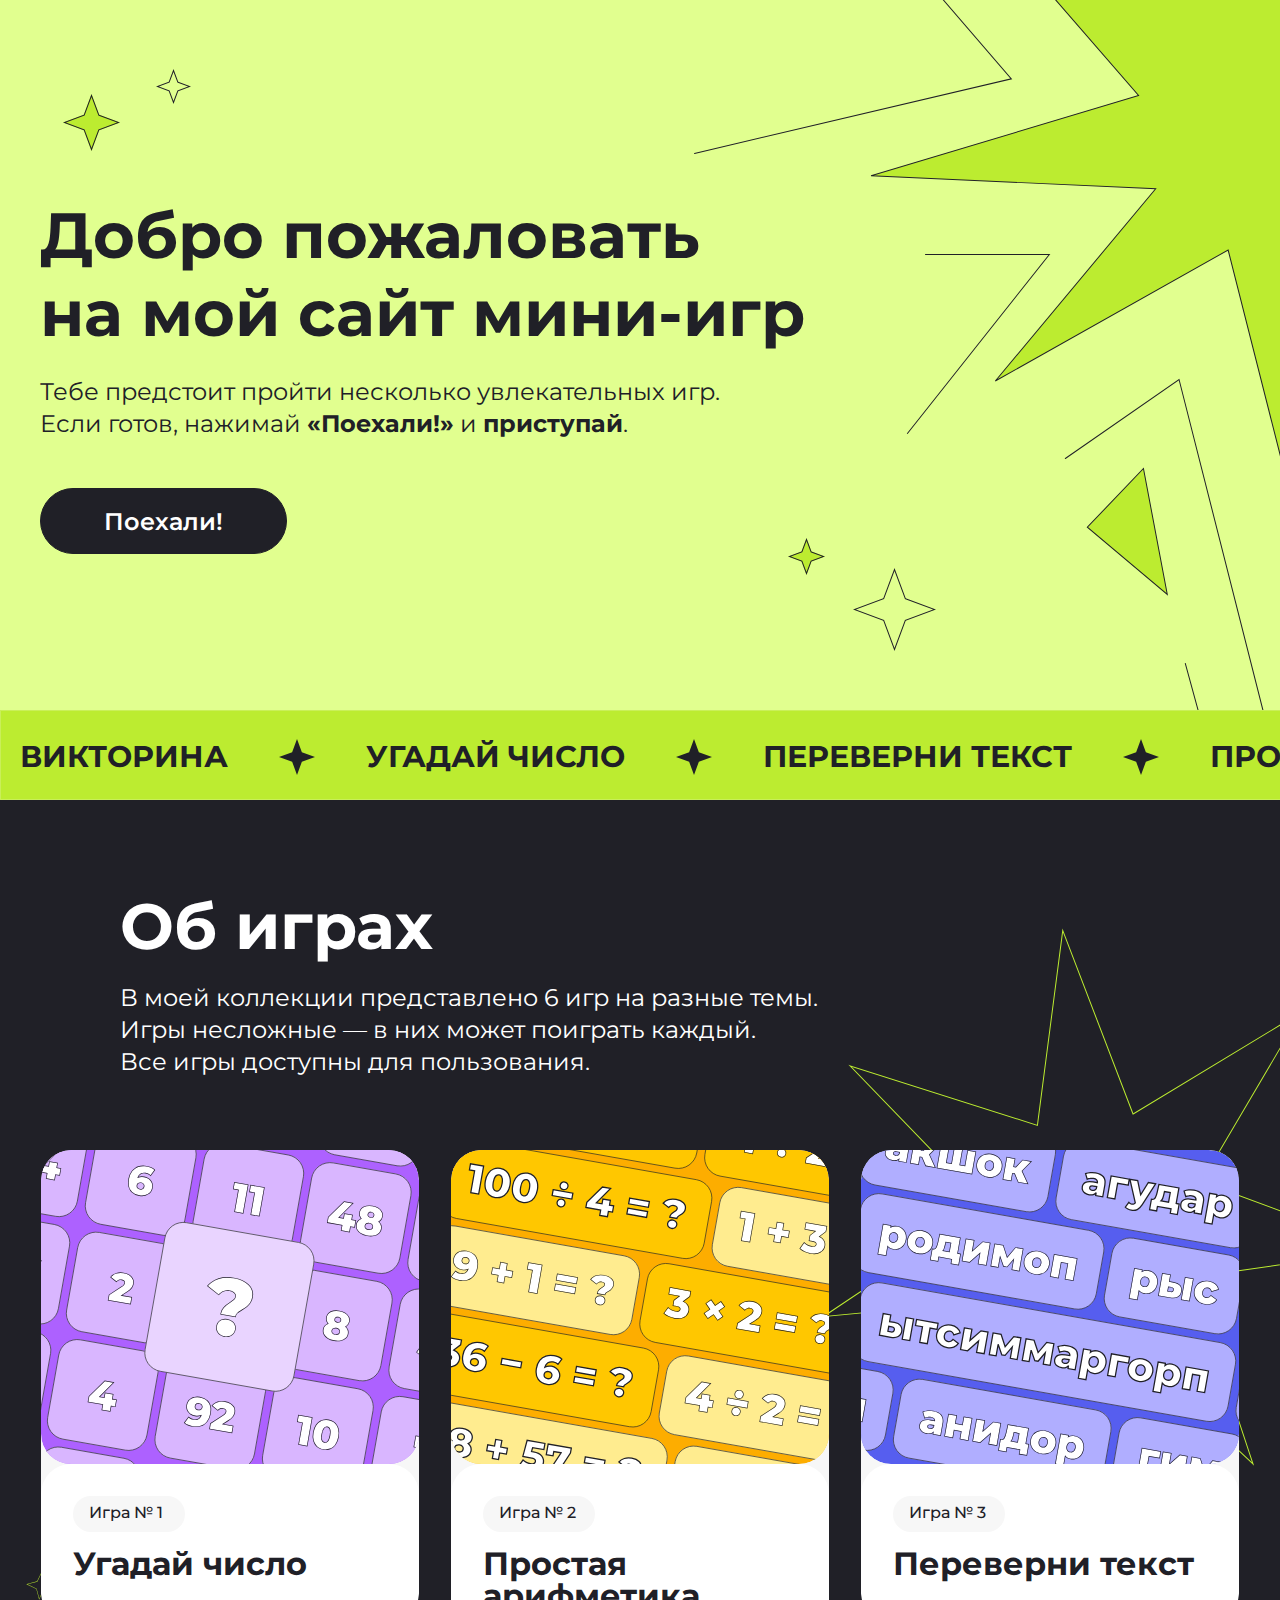
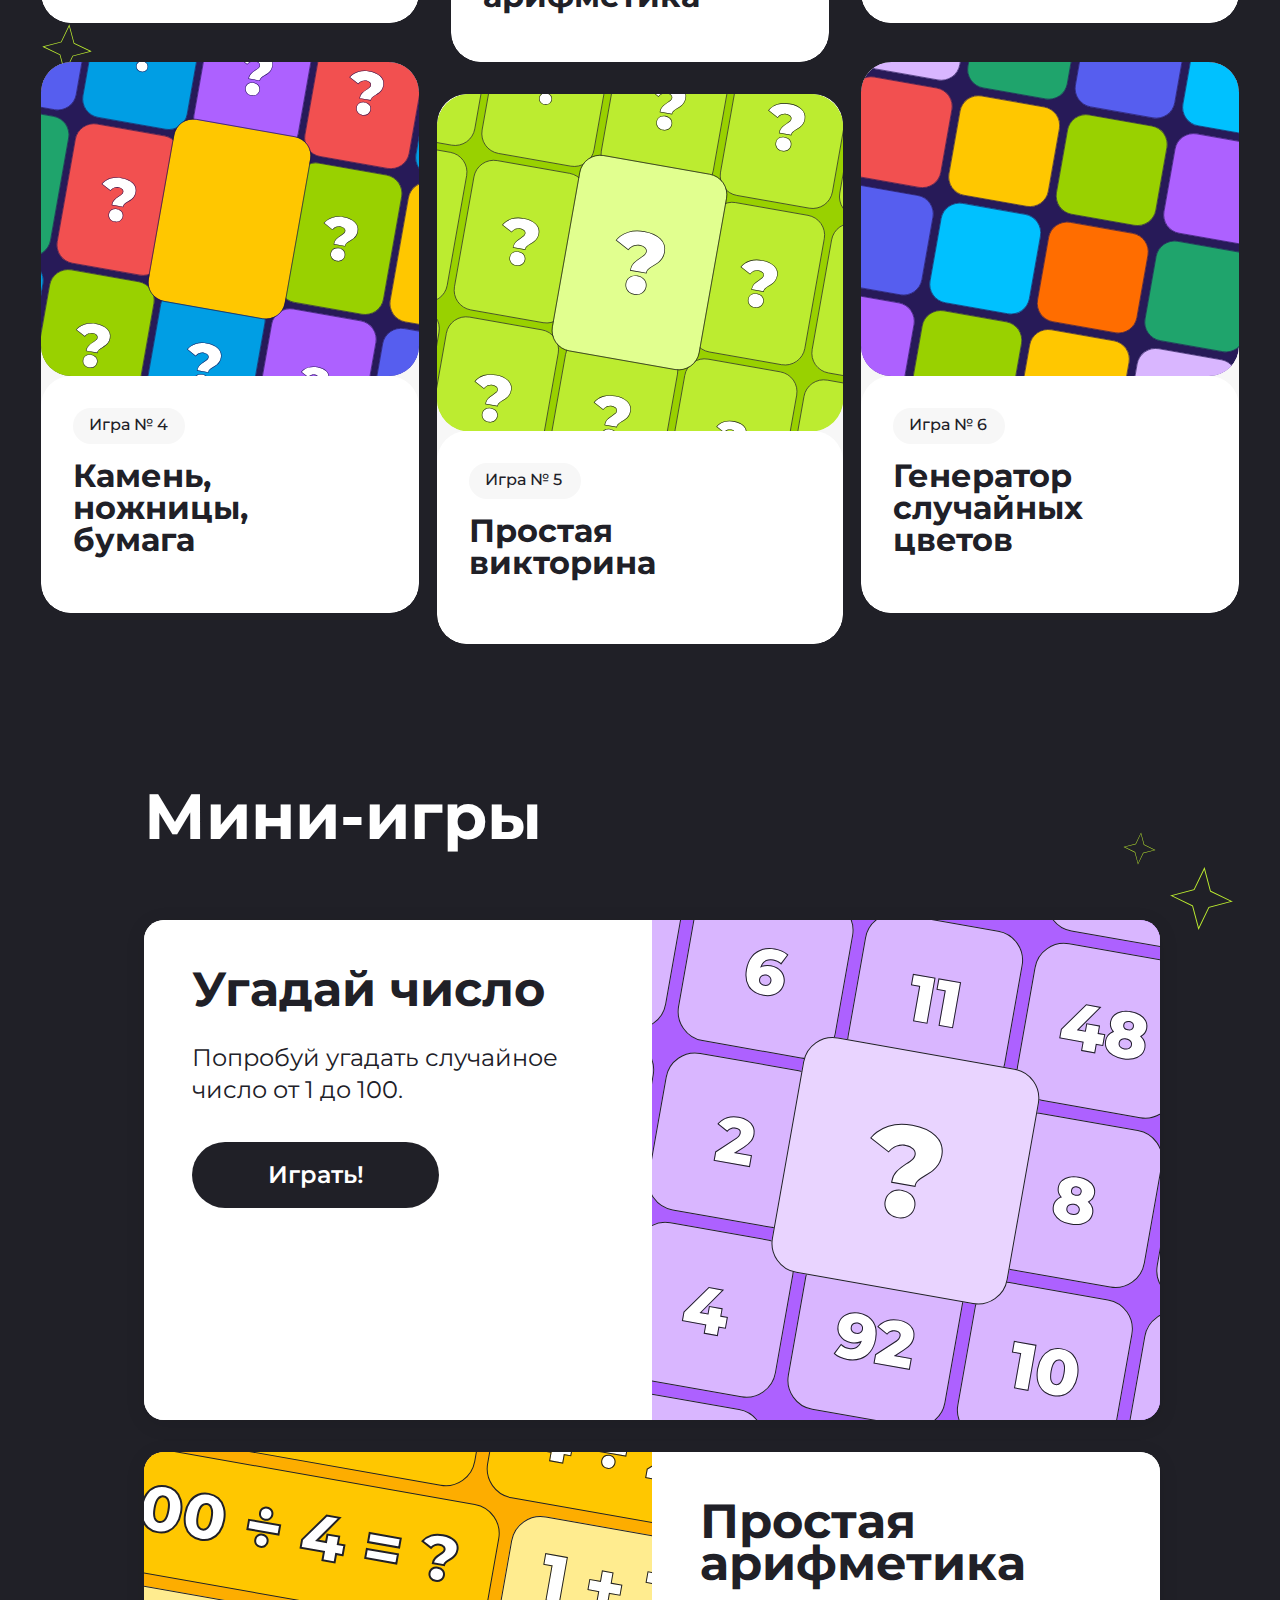
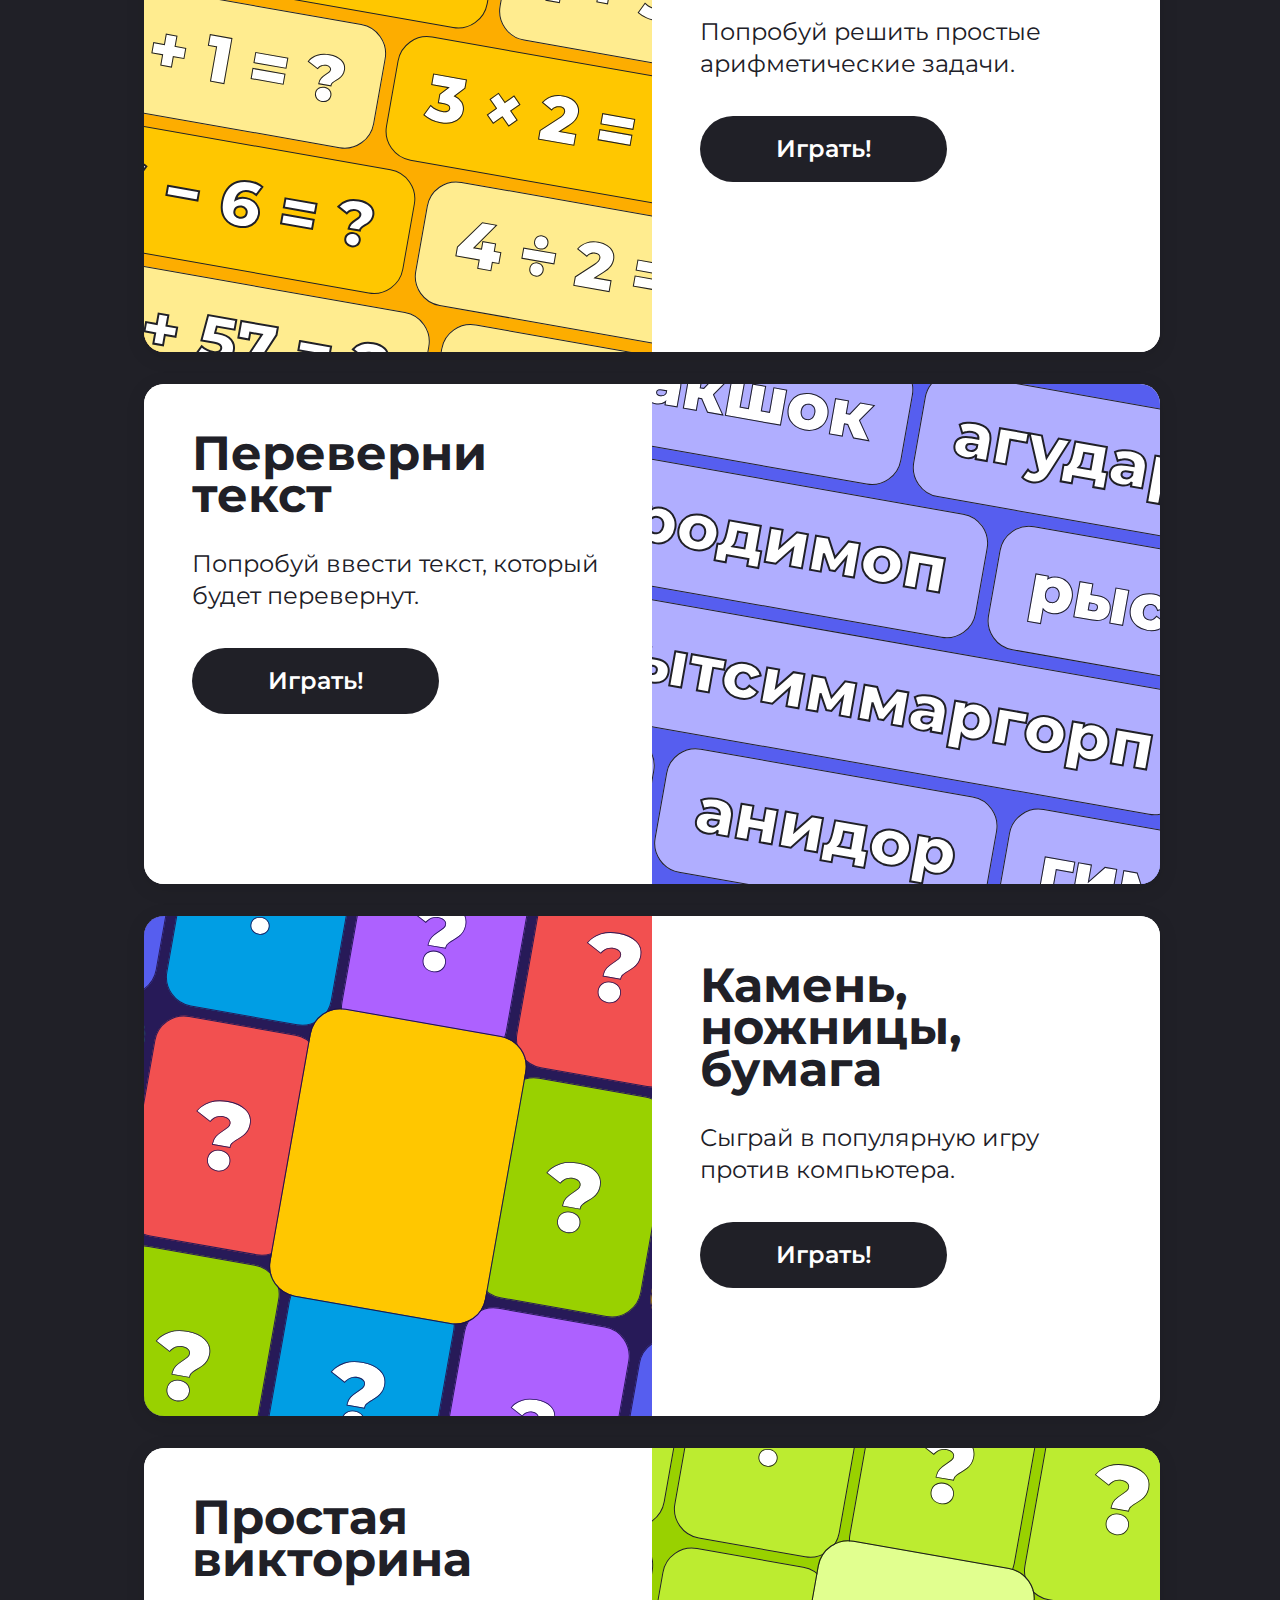
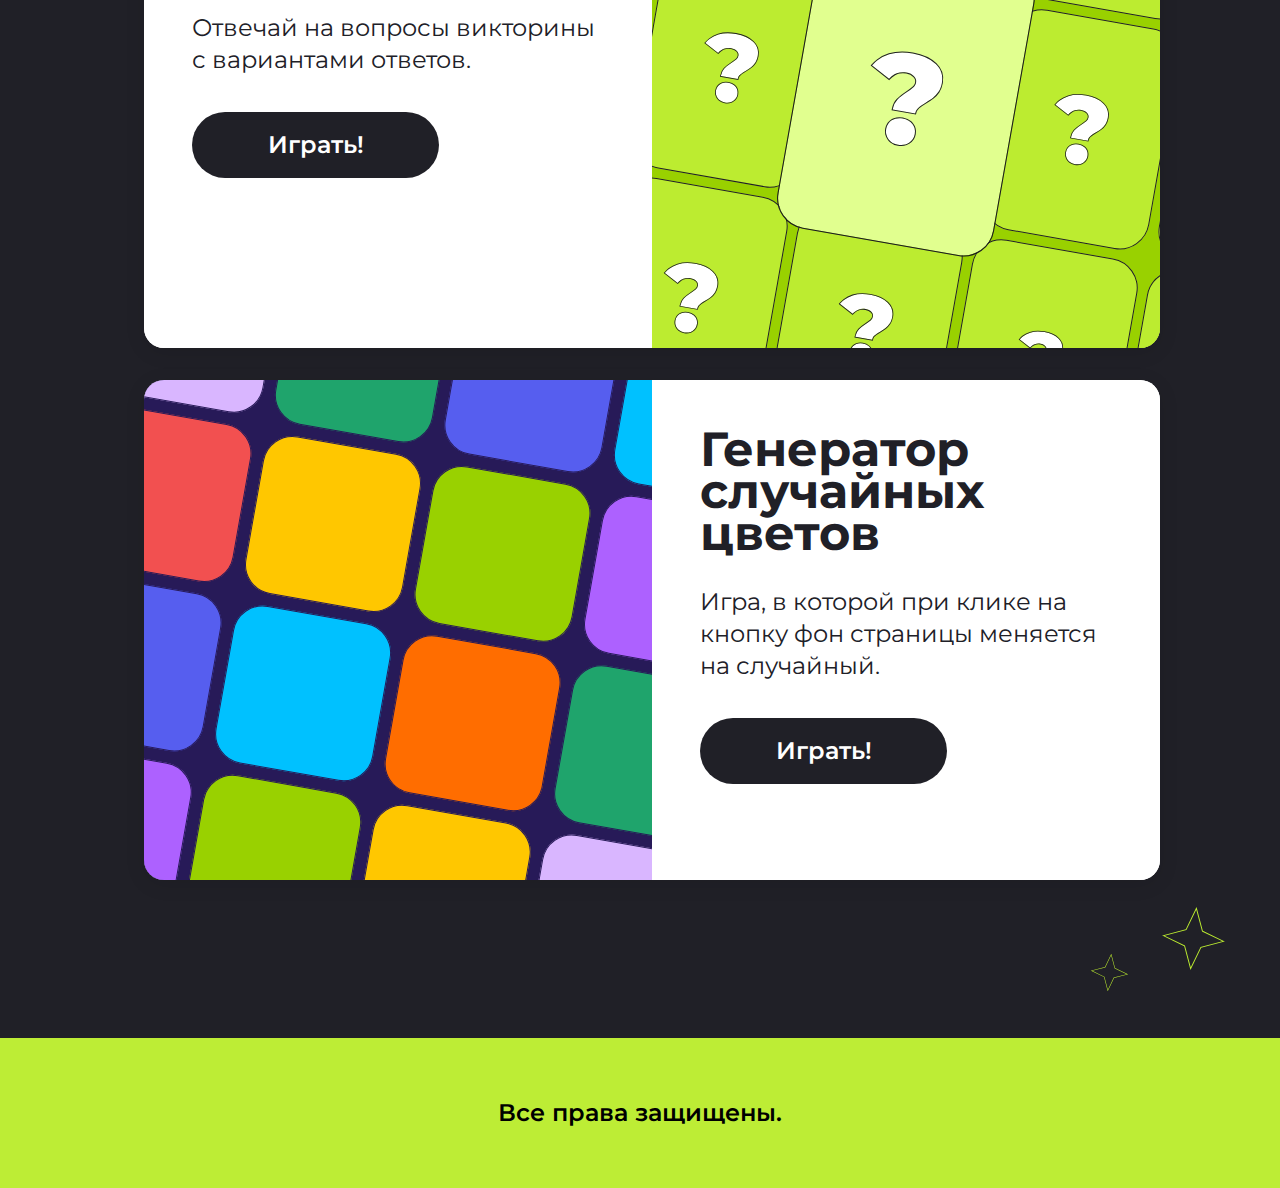
<file: index.html>
<!DOCTYPE html>
<html lang="en">

<head>
    <meta charset="UTF-8">
    <meta http-equiv="X-UA-Compatible" content="IE=edge">
    <meta name="viewport" content="width=device-width, initial-scale=1.0">
    <title>Homework1</title>
    <link rel="preconnect" href="https://fonts.googleapis.com">
    <link rel="preconnect" href="https://fonts.gstatic.com" crossorigin>
    <link href="https://fonts.googleapis.com/css2?family=Montserrat:wght@400;500;600;700&display=swap" rel="stylesheet">
    <link rel="stylesheet" href="style.css">
</head>

<body>
    <section class="top center">
        <img src="./images/Star3.svg" alt="Star" class="star3">
        <img src="./images/Star2.svg" alt="Star" class="star2">
        <img src="./images/Group1597880565.svg" alt="Group Star" class="group-star">
        <img src="./images/Star4.svg" alt="Star" class="star4">
        <img src="./images/Star5.svg" alt="Star" class="star5">

        <div class="top__hi">
            <h1 class="title">Добро пожаловать <br>на мой сайт мини-игр</h1>
            <p class="text">Тебе предстоит пройти несколько увлекательных игр. Если готов, нажимай <b>«Поехали!»</b> и <b>приступай</b>.</p>
            <button class="top__btn" onclick="window.location.href='#games'">Поехали!</button>    
        </div>
        <div class="top-scroll">
            <div class="games-scroll">
                <div class="game-item"> Викторина</div>
                <img src="./images/Star.svg" alt="Star" class="starScroll">
                <div class="game-item"> Угадай число</div>
                <img src="./images/Star.svg" alt="Star" class="starScroll">
                <div class="game-item"> Переверни текст</div>
                <img src="./images/Star.svg" alt="Star" class="starScroll">
                <div class="game-item"> Простая арифметика</div>
                <img src="./images/Star.svg" alt="Star" class="starScroll">
                <div class="game-item"> Камень, ножницы, бумага</div>
                <img src="./images/Star.svg" alt="Star" class="starScroll">
                <div class="game-item"> Генератор случайных цветов</div>
                <img src="./images/Star.svg" alt="Star" class="starScroll">
            </div>
        </div>
    </section>

    <section class="games games-mobil" id="games">
        <img src="./images/Star1.svg" alt="Star" class="star1">
        <img src="./images/Star6.svg" alt="Star" class="star11">
        <img src="./images/Star6.svg" alt="Star" class="star12">
        <div class="games__text-block center">
            <h1 class="games__title">Об играх</h1>
            <p class="games__text">В моей коллекции представлено 6 игр на разные темы. <br>Игры несложные — в них может поиграть каждый.<br> Все игры доступны для пользования.</p>
        </div>

        <div class="games__grid">
            <a href="#game1" class="games__link">
                <div class="game-card">
                    <img src="./images/cardCover1.svg" alt="Обложка игры 'Угадай число'" class="cover">
                    <div class="games-info">
                        <h2 class="title1">Игра № 1</h2>
                        <h3 class="title2">Угадай число</h3>
                    </div>
                </div>
            </a>
            <a href="#game2" class="games__link">
                <div class="game-card">
                    <img src="./images/cardCover2.svg" alt="Обложка игры 'Простая арифметика'" class="cover">
                    <div class="games-info">
                        <h2 class="title1">Игра № 2</h2>
                        <h3 class="title2">Простая арифметика</h3>
                    </div>
                </div>
            </a>
            <a href="#game3" class="games__link">
                <div class="game-card">
                    <img src="./images/cardCover3.svg" alt="Обложка игры 'Переверни текст'" class="cover"> 
                    <div class="games-info">
                       <h3 class="title1">Игра № 3</h3>
                       <h2 class="title2">Переверни текст</h2>
                    </div>
                </div>
            </a>
            <a href="#game4" class="games__link">
                <div class="game-card">
                    <img src="./images/cardCover4.svg" alt="Обложка игры 'Камень,ножницы,бумага'" class="cover"> 
                    <div class="games-info">
                        <h3 class="title1">Игра № 4</h3>
                        <h2 class="title2">Камень,<br> ножницы,<br> бумага</h2>
                    </div>
                </div>
            </a>
            <a href="#game5" class="games__link">
                <div class="game-card">
                    <img src="./images/cardCover5.svg" alt="Обложка игры 'Простая викторина'" class="cover"> 
                    <div class="games-info">
                        <h3 class="title1">Игра № 5</h3>
                        <h2 class="title2">Простая викторина</h2>
                    </div>
                </div>
            </a>
            <a href="#game6" class="games__link">
                <div class="game-card">
                    <img src="./images/cardCover6.svg" alt="Обложка игры 'Генератор случайных цветов'" class="cover"> 
                    <div class="games-info">
                        <h3 class="title1">Игра № 6</h3>
                        <h2 class="title2">Генератор случайных цветов</h2>
                    </div>
                </div>
            </a>
        </div>
    </section>

    <section class="mini-games" id="mobile-games">
        <img src="./images/Star6.svg" alt="Star" class="star7">
        <img src="./images/Star6.svg" alt="Star" class="star6">
        <img src="./images/Star6.svg" alt="Star" class="star10">
        <img src="./images/Star6.svg" alt="Star" class="star8">
        <h1 class="games__title games__mob center">Мини-игры</h1>
        <div class="mini-games__grid">
            <div class="mini-game-card" id="game1">
                <div class="mini-game-info">
                    <h3 class="mini-game-title">Угадай число</h3>
                    <p class="mini-game-description">Попробуй угадать случайное число от 1 до 100.</p>
                    <button class="mini-game-btn" >Играть!</button>
                </div>
                <div class="mini-game-cover">
                    <img src="./images/miniCover1.svg" alt="Обложка игры 'Угадай число'" class="cover-img">
                </div>   
            </div>

            <div class="mini-game-card" id="game2"> 
                <div class="mini-game-info mini-game-right">
                    <h3 class="mini-game-title">Простая арифметика</h3>
                    <p class="mini-game-description">Попробуй решить простые арифметические задачи.</p>
                    <button class="mini-game-btn" >Играть!</button>
                </div>
                <div class="mini-game-cover">
                    <img src="./images/miniCover2.svg" alt="Обложка игры 'Простая арифметика'" class="cover-img">
                </div>
            </div>

            <div class="mini-game-card" id="game3">
                <div class="mini-game-info">
                   <h3 class="mini-game-title">Переверни текст</h3>
                   <p class="mini-game-description">Попробуй ввести текст, который будет перевернут.</p>
                   <button class="mini-game-btn" >Играть!</button>
                </div>
                <div class="mini-game-cover">
                   <img src="./images/miniCover3.svg" alt="Обложка игры 'Переверни текст'" class="cover-img">
                </div>
            </div>

            <div class="mini-game-card" id="game4">
                <div class="mini-game-cover">
                    <img src="./images/miniCover4.svg" alt="Обложка игры 'Камень, ножницы, бумага'" class="cover-img">
                </div> 
                <div class="mini-game-info mini-game-right">
                    <h3 class="mini-game-title">Камень, ножницы, бумага</h3>
                    <p class="mini-game-description">Сыграй в популярную игру против компьютера.</p>
                    <button class="mini-game-btn" >Играть!</button>
                </div>
            </div>

            <div class="mini-game-card" id="game5">
                <div class="mini-game-cover">
                    <img src="./images/miniCover5.svg" alt="Обложка игры 'Простая викторина'" class="cover-img">
                </div>
                <div class="mini-game-info">
                    <h3 class="mini-game-title">Простая викторина</h3>
                    <p class="mini-game-description">Отвечай на вопросы викторины с вариантами ответов.</p>
                    <button class="mini-game-btn" >Играть!</button>
                </div>
            </div>

            <div class="mini-game-card" id="game6">
                <div class="mini-game-cover">
                    <img src="./images/miniCover6.svg" alt="Обложка игры 'Генератор случайных цветов'" class="cover-img">
                </div>
                <div class="mini-game-info mini-game-right">
                    <h3 class="mini-game-title">Генератор случайных цветов</h3>
                    <p class="mini-game-description">Игра, в которой при клике на кнопку фон страницы меняется на случайный.</p>
                    <button class="mini-game-btn" >Играть!</button>
                </div>
            </div>
        </div>
    </section>
    
    <footer class="footer">
        <h3 class="footer__text">Все права защищены.</h3>
    </footer>

<script src="index.js"></script>
</body>
</html>
</file>
<file: style.css>
@charset "UTF-8";
* {
  margin: 0;
  padding: 0;
  box-sizing: border-box;
}

.center {
  padding-left: calc(50% - 600px);
  padding-right: calc(50% - 600px);
  background-position: center;
  background-size: cover;
}

.top {
  position: relative;
  height: 800px;
  background: rgb(225, 255, 143);
  overflow: hidden;
  align-items: center;
}

.star2 {
  position: absolute;
  top: 94px;
  left: 63px;
  z-index: 0;
  width: 57px;
  height: 57px;
}

.star3 {
  position: absolute;
  top: 69px;
  left: 156px;
  z-index: 0;
  width: 35px;
  height: 35px;
}

.star4 {
  position: absolute;
  bottom: 149px;
  right: 344px;
  z-index: 0;
  height: auto;
}

.star5 {
  position: absolute;
  bottom: 225px;
  right: 455px;
  z-index: 0;
  height: auto;
}

.group-star {
  position: absolute;
  top: -333px;
  right: -488px;
  z-index: 0;
  height: auto;
}

.title {
  color: rgb(32, 32, 39);
  font-family: Montserrat;
  font-size: 64px;
  font-weight: 700;
  line-height: 78px;
  letter-spacing: 0px;
  text-align: left;
  margin-bottom: 24px;
}

.top__hi {
  padding-top: 196px;
}

.text {
  color: rgb(32, 32, 39);
  font-family: Montserrat;
  font-size: 24px;
  font-weight: 400;
  line-height: 32px;
  text-align: left;
  margin-bottom: 48px;
  width: 720px;
}

.top__btn {
  width: 247px;
  height: 66px;
  display: flex;
  flex-direction: row;
  justify-content: center;
  align-items: center;
  gap: 10px;
  padding: 16px 28px;
  box-sizing: border-box;
  border: 1px solid rgb(32, 32, 39);
  border-radius: 60px;
  background: rgb(32, 32, 39);
  color: rgb(255, 255, 255);
  font-family: Montserrat;
  font-size: 24px;
  font-weight: 600;
  line-height: 29px;
  letter-spacing: 0;
  text-align: center;
  text-decoration: none !important;
  cursor: pointer;
  transition: all 0.3s ease;
}

.top__btn:hover {
  background-color: white;
  color: black;
}

.top-scroll {
  width: 3220px;
  height: 90px;
  box-sizing: border-box;
  border: 1px solid rgba(255, 255, 255, 0.2);
  -webkit-backdrop-filter: blur(50px);
          backdrop-filter: blur(50px);
  background: rgb(188, 236, 48);
  position: absolute;
  bottom: 0;
  left: 0;
  z-index: 1;
  overflow-x: auto;
  white-space: nowrap;
}

.games-scroll {
  display: flex;
  flex-direction: row;
  gap: 51px;
  flex-wrap: nowrap;
  justify-content: flex-start;
  align-items: center;
  color: rgb(32, 32, 39);
  font-family: Montserrat;
  font-size: 30px;
  font-weight: 700;
  line-height: 37px;
  letter-spacing: 4%;
  text-align: left;
  text-transform: uppercase;
  padding-left: 19px;
  padding-top: 27px;
}

.starScroll {
  width: 36px;
  height: 36px;
}

/* Блок 2. Карточки */
.games {
  position: relative;
  min-height: 1242px;
  background: rgb(32, 32, 39);
  padding: 94px 120px;
  overflow: hidden;
}

.star11,
.star12,
.star1 {
  position: absolute;
  z-index: 1;
  pointer-events: none;
}

.star1 {
  top: -171 px;
  right: -142px;
}

.star11 {
  top: 770px;
  left: 25px;
  width: 31px;
  height: 31px;
}

.star12 {
  top: 822px;
  left: 40px;
  width: 54px;
  height: 54px;
}

.games__text-block,
.games__grid {
  position: relative;
  z-index: 2;
}

.games__title {
  color: rgb(255, 255, 255);
  font-family: Montserrat;
  font-size: 64px;
  font-weight: 700;
  line-height: 100%;
  letter-spacing: 0px;
  text-align: left;
}

.games__text {
  color: rgb(255, 255, 255);
  font-family: Montserrat;
  font-size: 24px;
  font-weight: 400;
  line-height: 32px;
  letter-spacing: 0px;
  text-align: left;
  padding-top: 24px;
  padding-bottom: 72px;
}

.games__grid {
  display: grid;
  grid-template-columns: repeat(3, 378px);
  grid-auto-rows: min-content;
  gap: 32px;
  justify-content: center;
  justify-items: center;
}

.games__link {
  display: block;
  text-decoration: none;
  height: 100%;
  display: block;
  text-decoration: none;
  color: inherit;
  height: 100%;
  border-radius: 30px;
  overflow: hidden;
  transition: transform 0.3s ease;
}

.games__link:hover {
  transform: scale(1.05);
  z-index: 10;
  box-shadow: 0 10px 40px rgba(0, 0, 0, 0.2);
}

.game-card {
  position: relative;
  background: rgb(247, 247, 247);
  border-radius: 30px;
  display: flex;
  flex-direction: column;
  overflow: hidden;
  width: 100%;
  height: 100%;
  position: relative;
}

.games__link:nth-child(1),
.games__link:nth-child(3) {
  height: 473px;
}

.games__link:nth-child(2) {
  height: 512px;
}

.games__link:nth-child(4),
.games__link:nth-child(6) {
  height: 551px;
  margin-top: -32px;
}

.games__link:nth-child(5) {
  width: 406.23px;
  height: 550.07px;
  justify-self: center;
}

.cover {
  width: 100%;
  height: auto;
  -o-object-fit: cover;
     object-fit: cover;
}

.games-info {
  display: flex;
  flex-direction: column;
  gap: 16px;
  align-items: flex-start;
  padding: 32px 32px 36px 32px;
  border-radius: 30px;
  flex: 1;
  height: auto;
  background-color: white;
}

.title1 {
  width: 112px;
  height: 36px;
  display: flex;
  flex-direction: row;
  justify-content: flex-start;
  align-items: center;
  padding: 8px 16px 10px 16px;
  border-radius: 52.58px;
  background: rgb(247, 247, 247);
  color: rgb(32, 32, 39);
  font-family: Montserrat;
  font-size: 16px;
  font-weight: 500;
  line-height: 20px;
  letter-spacing: 0px;
  text-align: left;
}

.title2 {
  width: 314px;
  display: flex;
  flex-direction: row;
  align-items: center;
  color: rgb(32, 32, 39);
  font-family: Montserrat;
  font-size: 32px;
  font-weight: 700;
  line-height: 100%;
  letter-spacing: 0px;
  text-align: left;
}

/*блок 3*/
.games__focus {
  margin-bottom: 72px;
}

.mini-games {
  min-height: 3500px;
  padding: 46px 120px 98px 144px;
  position: relative;
  background: rgb(32, 32, 39);
  overflow: hidden;
}

.star6,
.star7,
.star8,
.star10 {
  position: absolute;
  z-index: 1;
  pointer-events: none;
}

.star6 {
  top: 126px;
  right: 44px;
  width: 69px;
  height: 69px;
}

.star7 {
  top: 93px;
  right: 123px;
  width: 35px;
  height: 35px;
}

.star8 {
  right: 52px;
  bottom: 65px;
  width: 69px;
  height: 69px;
}

.star10 {
  right: 150px;
  bottom: 45px;
  width: 41px;
  height: 41px;
}

/* Стили для мини-игр */
.games__mob {
  margin-bottom: 72px;
}

.mini-games__grid {
  display: grid;
  grid-template-columns: 1fr;
  gap: 32px;
  max-width: 1200px;
  margin: 0 auto;
}

.mini-game-card {
  display: grid;
  grid-template-columns: 1fr 1fr;
  grid-template-rows: 500px;
  background: rgb(247, 247, 247);
  border-radius: 20px;
  overflow: hidden;
  box-shadow: 0 4px 20px rgba(0, 0, 0, 0.1);
}

.mini-game-left {
  grid-column: 1;
}

.mini-game-right {
  grid-column: 2;
}

.mini-game-info {
  grid-row: 1;
  display: flex;
  flex-direction: column;
  justify-content: flex-start;
  align-items: flex-start;
  gap: 10;
  padding: 48px;
  background-color: rgb(255, 255, 255);
}

.mini-game-title {
  margin-bottom: 8px;
  color: rgb(32, 32, 39);
  font-family: Montserrat;
  font-size: 48px;
  font-weight: 700;
  line-height: 59px;
  letter-spacing: 0px;
  text-align: left;
}

.mini-game-description {
  color: rgb(32, 32, 39);
  font-family: Montserrat;
  font-size: 24px;
  font-weight: 400;
  line-height: 32px;
  text-align: left;
  padding-top: 24px;
  padding-bottom: 36px;
}

.mini-game-btn {
  width: 247px;
  height: 66px;
  background: rgb(32, 32, 39);
  border: none;
  border-radius: 60px;
  color: rgb(255, 255, 255);
  font-family: Montserrat;
  font-size: 24px;
  font-weight: 600;
  line-height: 141.69%;
  text-align: center;
  transition: all 0.3s ease;
}

.mini-game-btn:hover {
  background-color: white;
  color: black;
  border: 1px solid rgb(32, 32, 39);
}

/*подвал*/
.footer {
  height: 150px;
  background: rgb(189, 237, 53);
}
.footer__text {
  color: rgb(0, 0, 0);
  font-family: Montserrat;
  font-size: 24px;
  font-weight: 600;
  line-height: 29px;
  letter-spacing: 0px;
  text-align: center;
  padding-top: 60px;
}

@media (max-width: 1439px) and (min-width: 1088px) {
  .mini-game-title {
    line-height: 42px;
  }
  .cover-img {
    width: 100%;
    height: 100%;
    -o-object-fit: cover;
       object-fit: cover;
  }
}
@media (max-width: 1087px) and (min-width: 769px) {
  .mini-game-title {
    line-height: 42px;
  }
  .cover-img {
    width: 100%;
    height: 100%;
    -o-object-fit: cover;
       object-fit: cover;
  }
}
@media (max-width: 1234px) and (min-width: 769px) {
  .center {
    padding-left: calc(50% - 384px);
    padding-right: calc(50% - 384px);
  }
  .games {
    padding: 60px 40px;
    min-height: auto;
  }
  .games__grid {
    grid-template-columns: repeat(2, minmax(300px, 378px));
    grid-template-rows: repeat(3, auto);
    grid-auto-rows: 1fr;
    gap: 24px;
  }
  .game-card {
    width: 100%;
    max-width: 378px;
    min-height: 473px;
  }
  .games__link:nth-child(1),
  .games__link:nth-child(2),
  .games__link:nth-child(3),
  .games__link:nth-child(4),
  .games__link:nth-child(5),
  .games__link:nth-child(6) {
    height: 100% !important;
    margin-top: 0 !important;
    width: 100% !important;
  }
  .games-info {
    padding: 24px;
  }
  .title2 {
    font-size: 24px;
    width: 100%;
  }
}
@media (max-width: 1023px) and (min-width: 769px) {
  .center {
    padding-left: calc(50% - 384px);
    padding-right: calc(50% - 384px);
  }
  .top {
    height: 800px;
  }
  .title {
    font-size: 48px;
  }
  .text {
    font-size: 20px;
    line-height: 28px;
    margin-bottom: 32px;
  }
  .top__btn {
    width: 220px;
    height: 56px;
    font-size: 20px;
  }
  .star2 {
    top: 60px;
    left: 40px;
  }
  .star3 {
    top: 45px;
    left: 120px;
  }
  .star4 {
    bottom: 100px;
    right: 200px;
  }
  .star5 {
    bottom: 160px;
    right: 280px;
  }
  .group-star {
    top: -450px;
    right: -550px;
  }
  .game-separator {
    margin-top: 16px;
    width: 19.34px;
    height: 19.34px;
  }
}
@media (max-width: 768px) {
  .games-mobil {
    display: none;
  }
  .top__hi {
    padding-top: 147px;
    display: flex;
    flex-direction: column;
    align-items: center;
  }
  .group-star {
    width: 223.52px;
    height: 238.57px;
    transform: rotate(108.68deg);
    top: -110px;
    right: -70px;
  }
  .star2 {
    top: 97px;
    left: 34px;
    width: 35px;
    height: 35px;
  }
  .star3 {
    top: 64px;
    left: 91px;
    width: 21px;
    height: 21px;
  }
  .star4 {
    right: 34px;
    bottom: 79px;
    width: 39px;
    height: 41px;
  }
  .star5 {
    right: 86px;
    bottom: 150px;
    width: 18px;
    height: 18px;
  }
  .top {
    height: 700px;
  }
  .title {
    font-size: 40px;
    font-weight: 700;
    line-height: 49px;
    letter-spacing: 0px;
    text-align: center;
  }
  .text {
    width: 296px;
    height: 60px;
    font-size: 16px;
    line-height: 20px;
    text-align: center;
    margin-bottom: 36px;
  }
  .top__btn {
    width: 285px;
    height: 55px;
    font-size: 16px;
    font-weight: 600;
    line-height: 20px;
    letter-spacing: 0%;
    text-align: center;
  }
  .top__btn:hover, .mini-game-btn:hover {
    transform: none !important;
    box-shadow: none !important;
    background: rgb(32, 32, 39) !important;
    color: rgb(255, 255, 255) !important;
  }
  .games-scroll {
    gap: 27px;
    font-size: 16px;
    line-height: 20px;
    padding-top: 16px;
  }
  .top-scroll {
    height: 51.34px !important;
  }
  img.starScroll {
    width: 19.34px;
    height: 19.34px;
  }
  .game-separator {
    margin-top: 16px;
    width: 19.34px;
    height: 19.34px;
  }
  /*стили для 3 блока*/
  .mini-games {
    padding: 48px 16px !important; /* ← переопределяем паддинг */
    min-height: auto; /* ← убираем большую высоту */
  }
  .mini-games__grid {
    display: flex;
    flex-direction: column;
    align-items: center;
    gap: 24px;
    width: 100%;
    max-width: 343px;
    margin: 0 auto;
  }
  .games__title {
    font-size: 40px;
    line-height: 49px;
  }
  .star6,
  .star7,
  .star8,
  .star10 {
    display: none;
  }
  .mini-game-card {
    max-width: 343px;
    grid-template-columns: 1fr;
    grid-template-rows: auto auto;
    align-items: stretch;
  }
  .mini-game-cover {
    grid-row: 1;
  }
  .cover-img {
    height: 284.93px;
    width: 100%;
  }
  .mini-game-info {
    grid-row: 2;
    padding: 29px;
  }
  .mini-game-right {
    grid-column: 1 !important;
    order: 2 !important;
  }
  .mini-game-title {
    font-size: 32px;
    font-weight: 700;
    line-height: 39px;
  }
  .mini-game-description {
    font-size: 16px;
    font-weight: 400;
    line-height: 20px;
    padding-top: 16px;
    padding-bottom: 32px;
  }
  .mini-game-btn {
    width: 285px;
    height: 55px;
    font-size: 16px;
    text-align: center;
  }
  .footer {
    height: 100px;
  }
  .footer__text {
    padding-top: 40px;
  }
}/*# sourceMappingURL=style.css.map */
</file>
